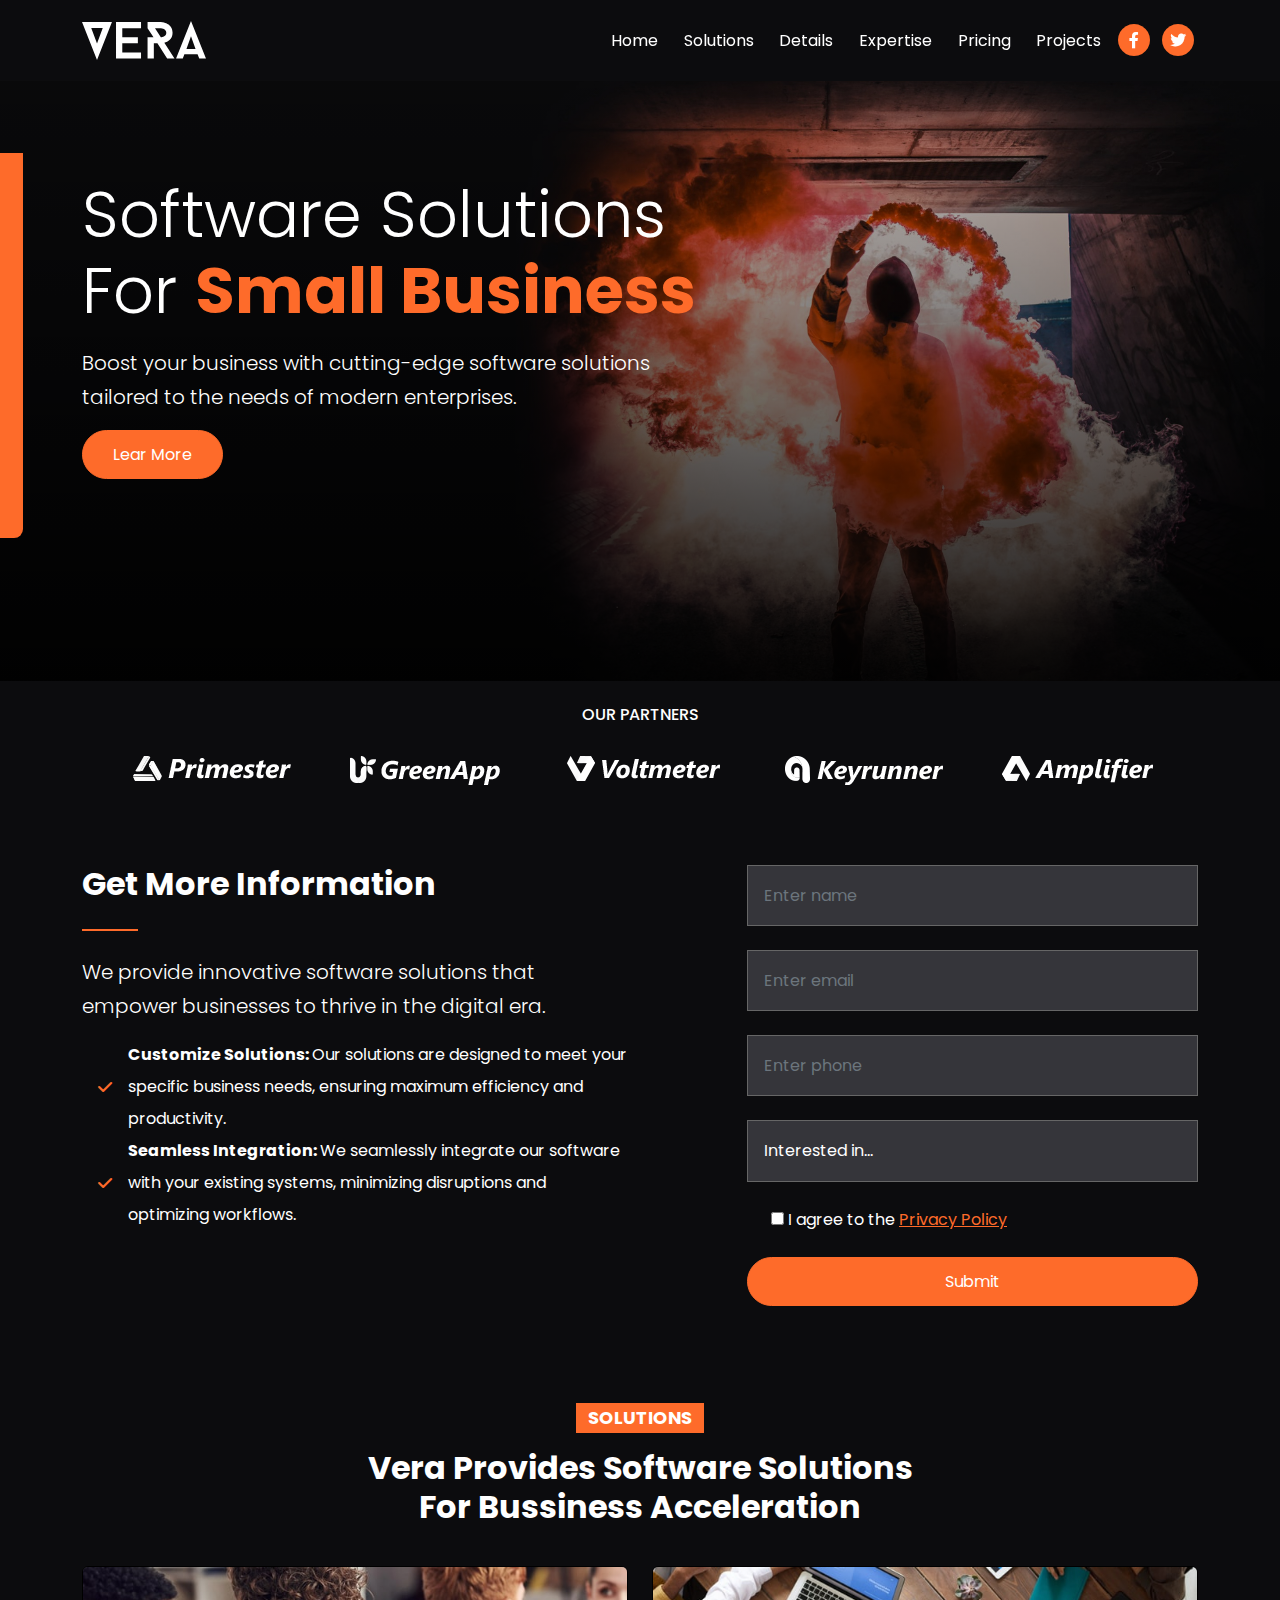
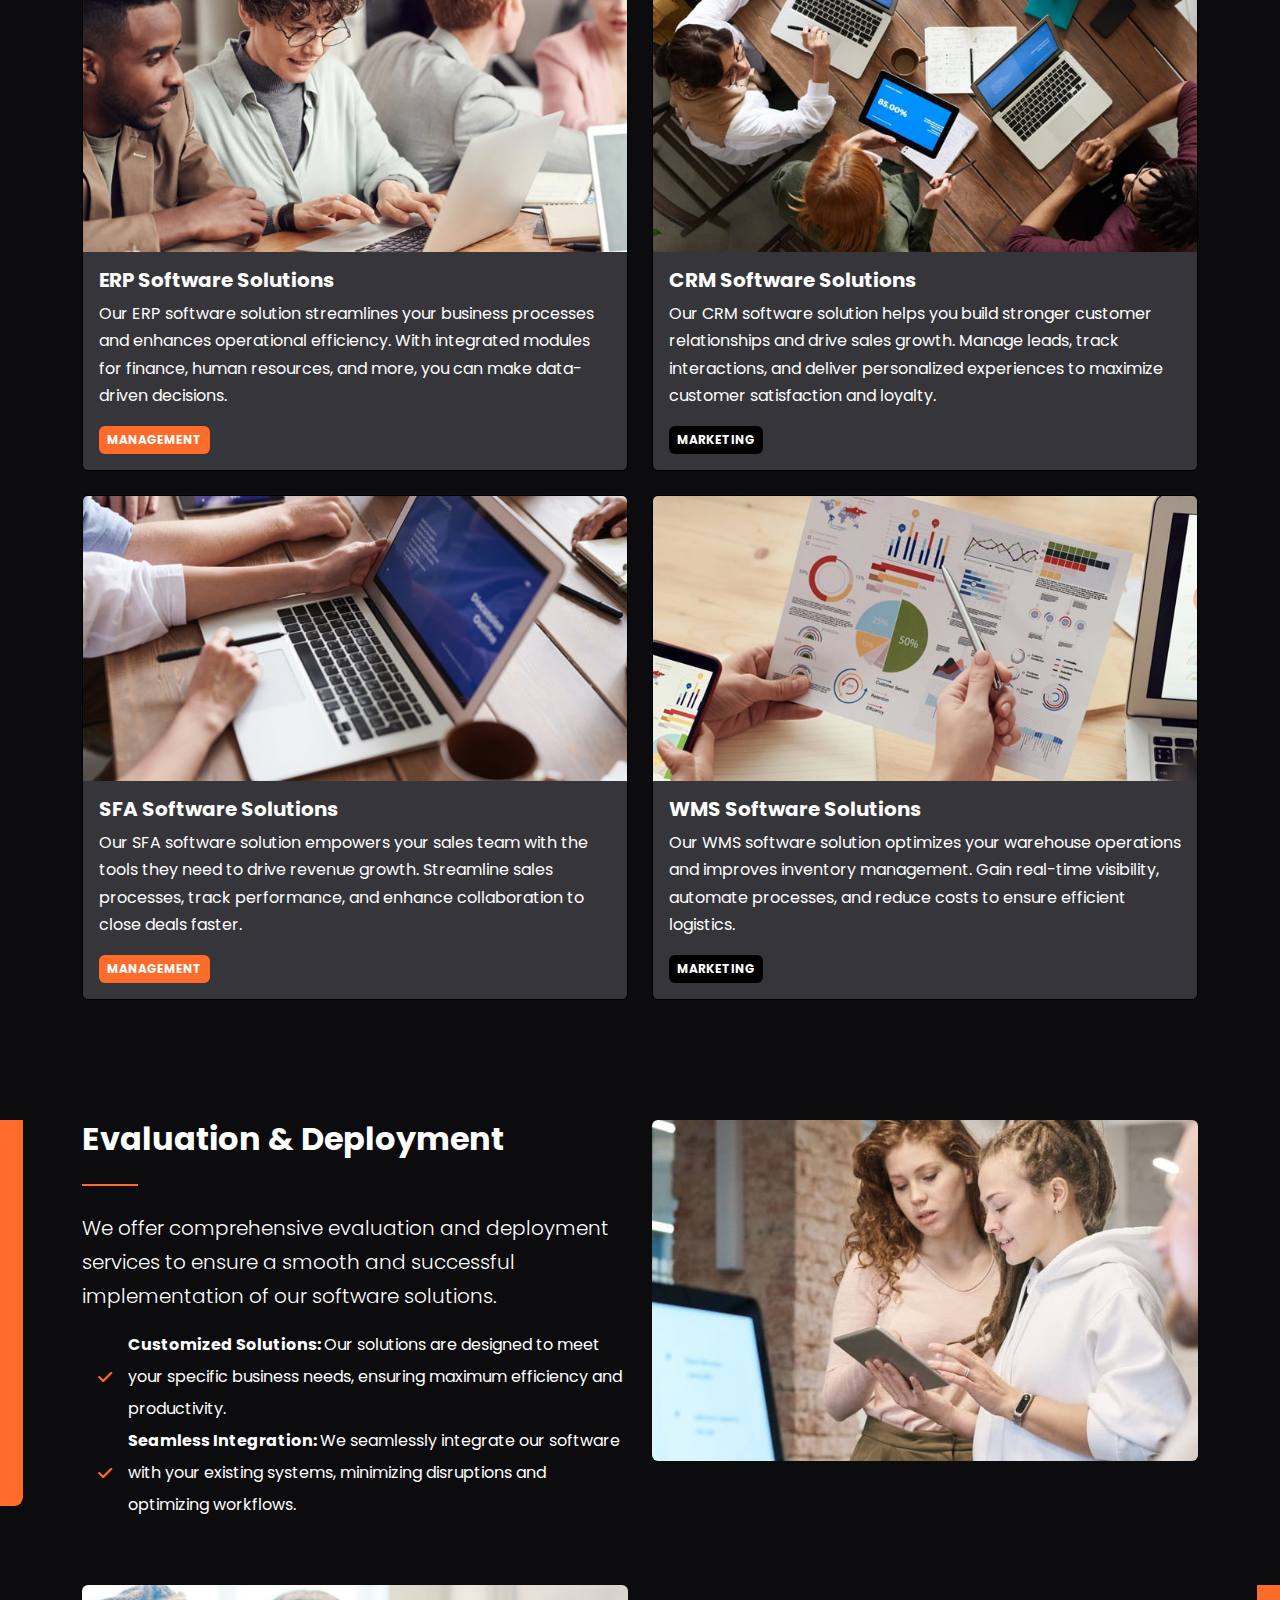
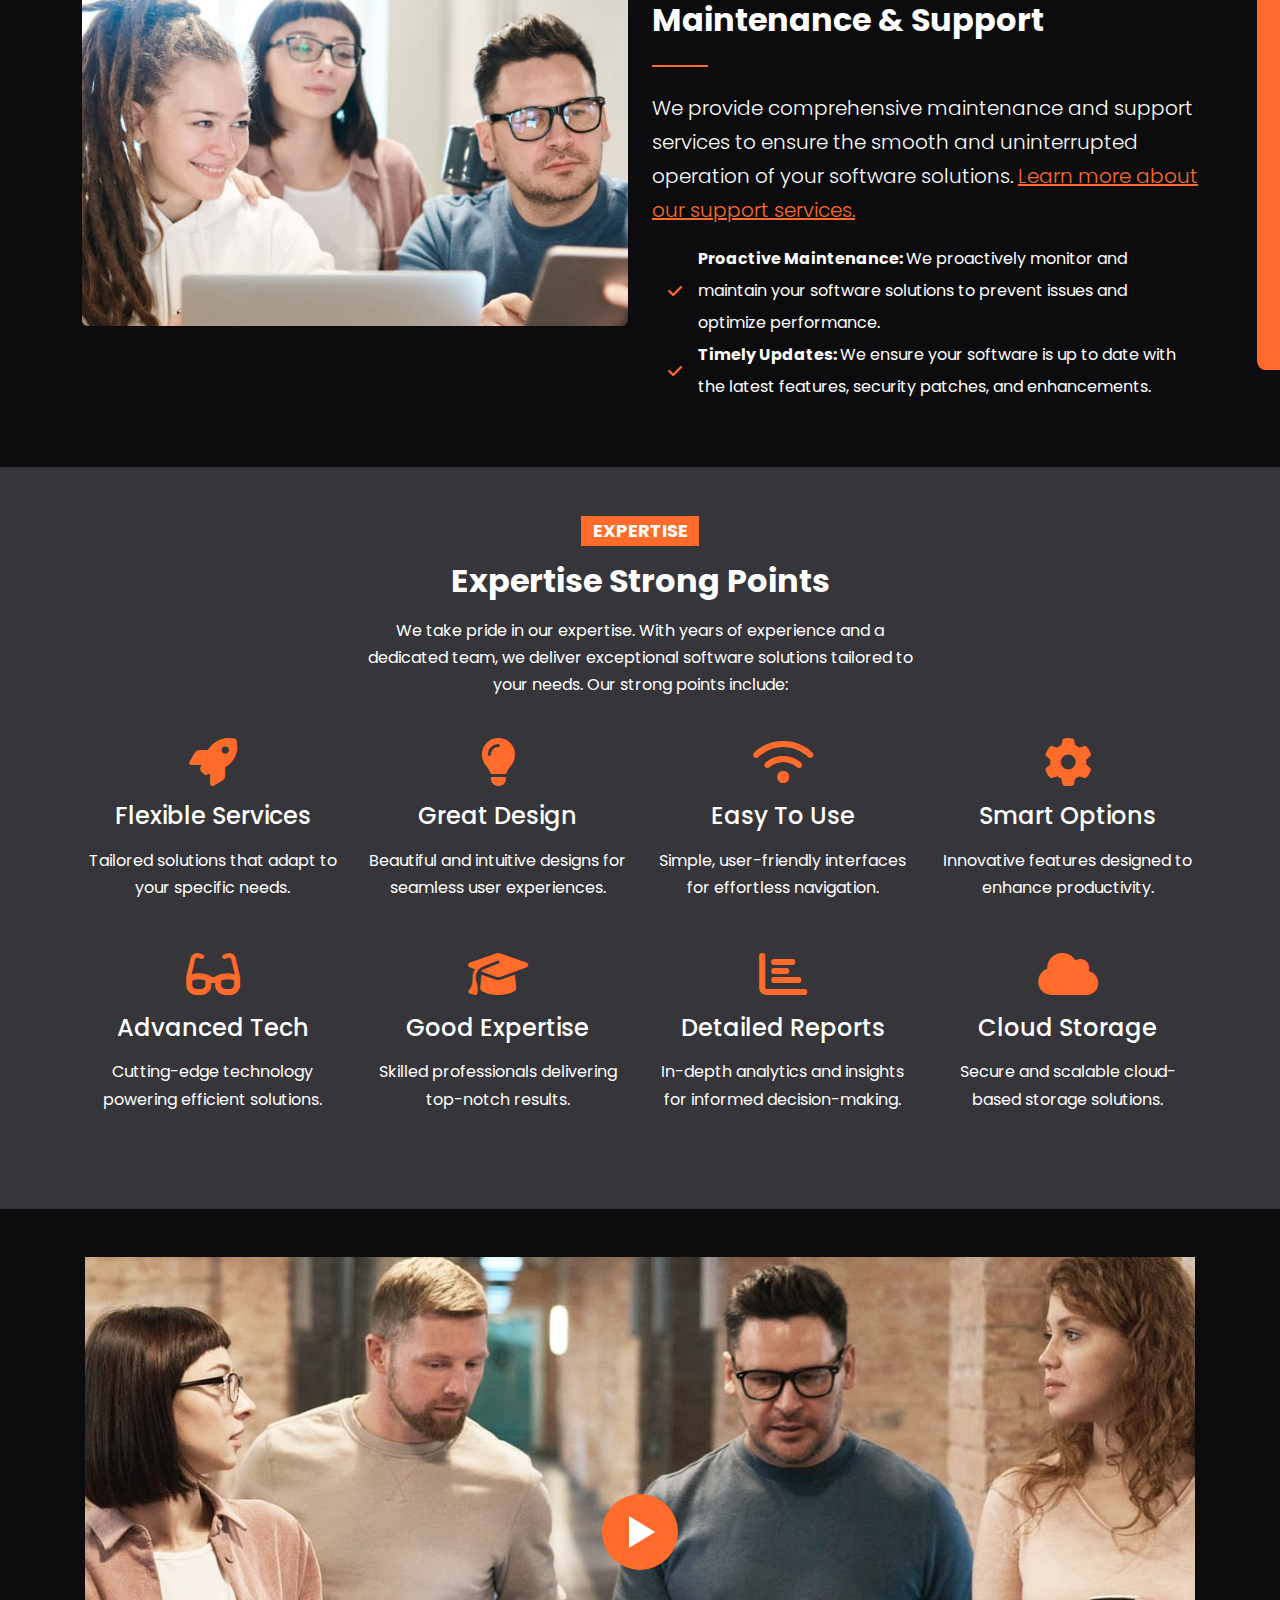
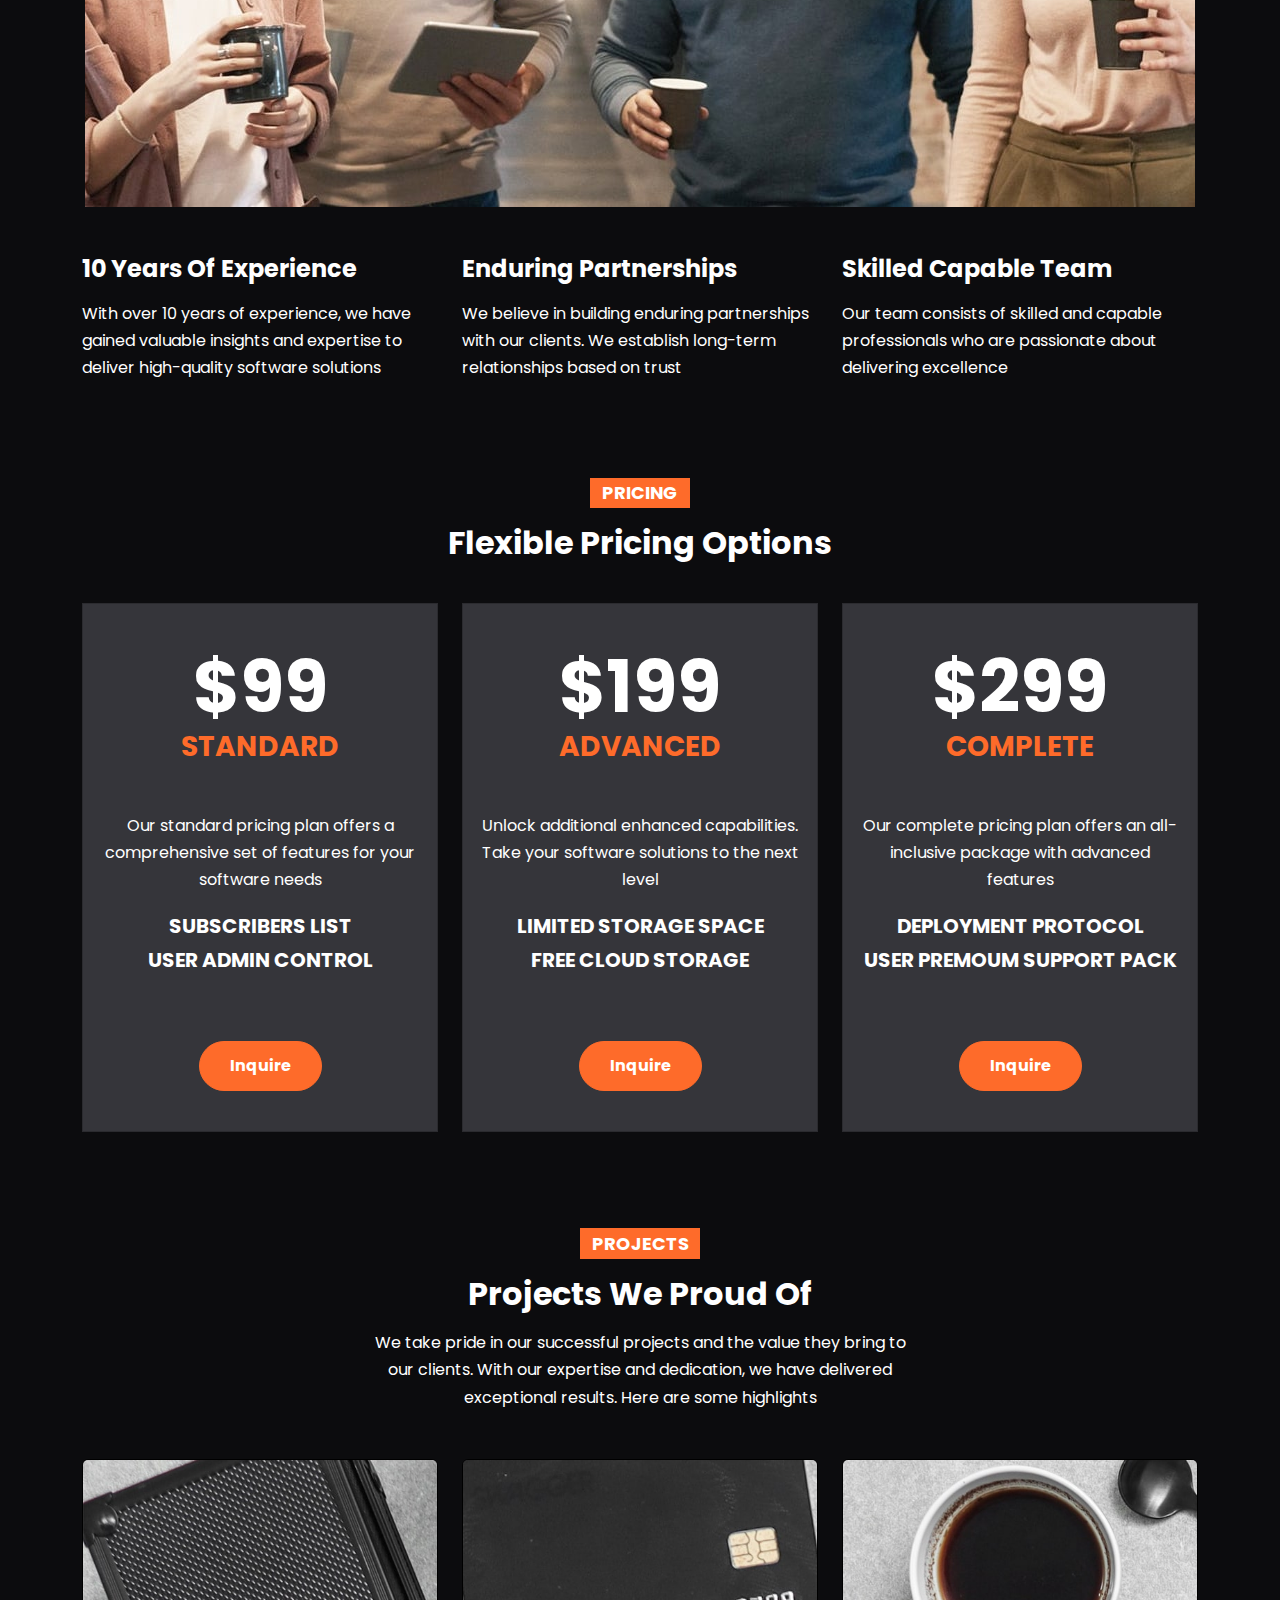
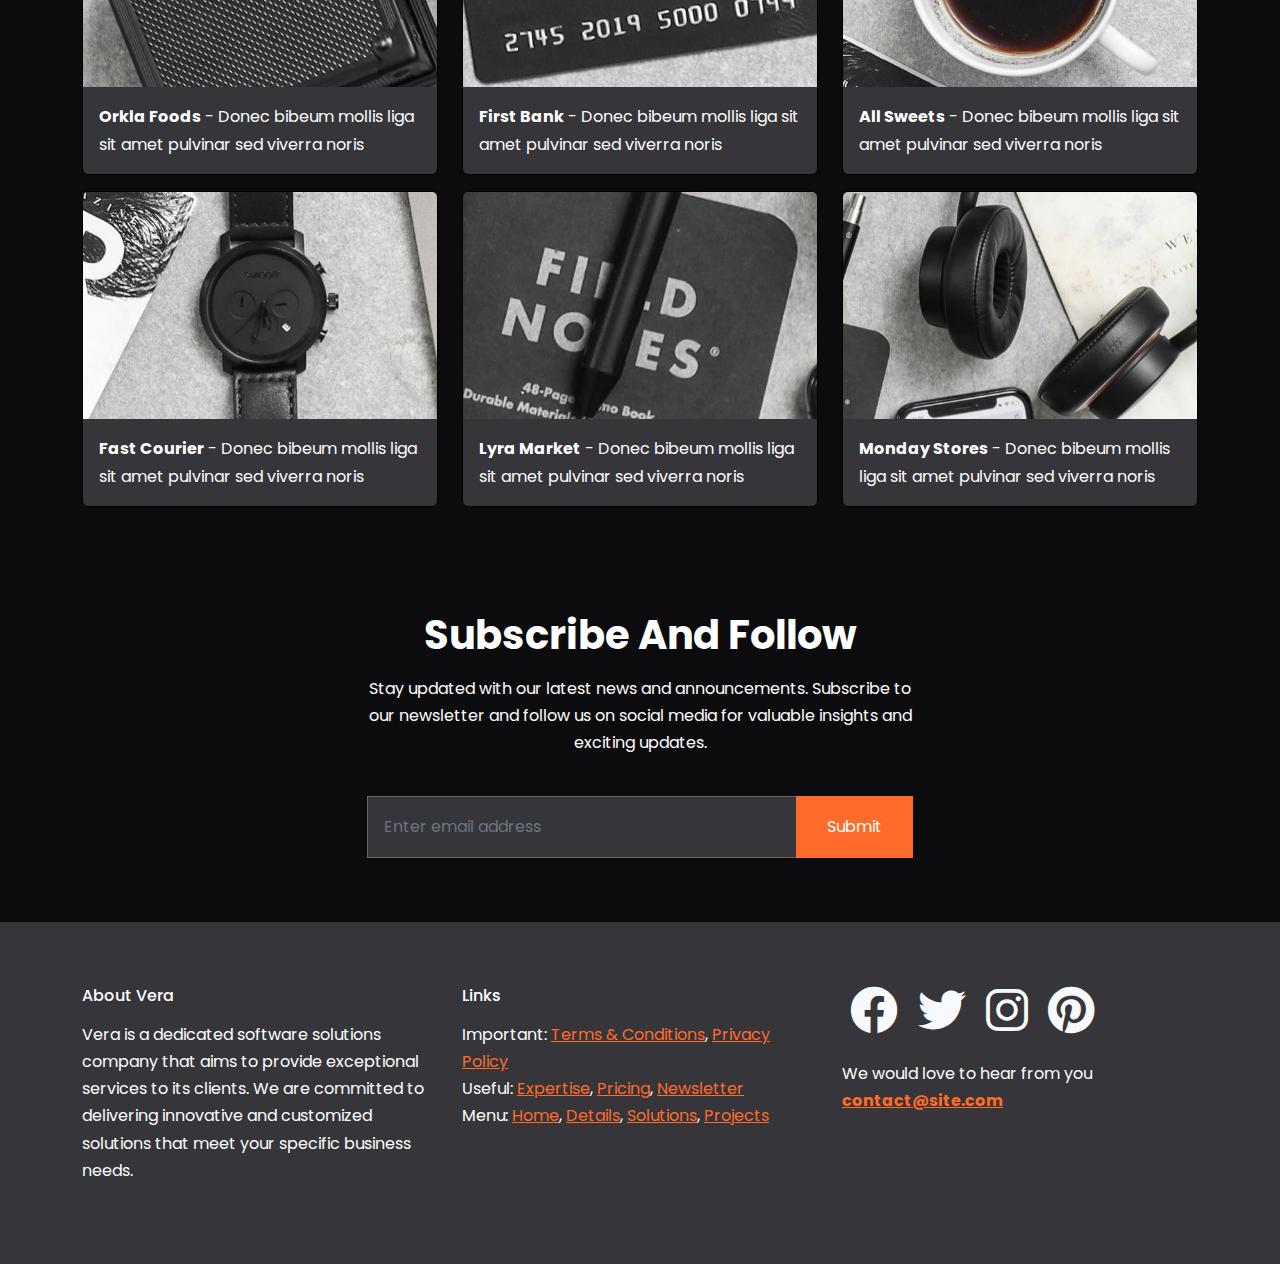
<file: index.html>
<!DOCTYPE html>
<html lang="en">
  <head>
    <meta charset="UTF-8" />
    <meta http-equiv="X-UA-Compatible" content="IE=edge" />
    <meta name="viewport" content="width=device-width, initial-scale=1.0" />
    <link rel="preconnect" href="https://fonts.googleapis.com" />
    <link rel="preconnect" href="https://fonts.gstatic.com" crossorigin />
    <link href="https://fonts.googleapis.com/css2?family=Poppins:wght@300;400;600;700&display=swap" rel="stylesheet"/>
    <link rel="stylesheet" href="css/font-awesome.css" />
    <link rel="stylesheet" href="css/bootstrap.css" />
    <link rel="stylesheet" href="css/styles.css" />
    <link rel="icon" href="images/favicon.png" />
    <title>Welcome To Vera</title>
  </head>
  <body>
    <!-- NAVIGATION -->
    <!-- Navigation Start -->
    <nav class="navbar navbar-expand-lg sticky-top navbar-dark">
      <div class="container">
        <a class="navbar-brand" href="index.html">
        <img src="images/logo.svg" alt="" width="124" />
        </a>
        <button class="navbar-toggler" type="button" data-bs-toggle="collapse" data-bs-target="#navbarNavDropdown" aria-controls="navbarNavDropdown" aria-expanded="false" aria-label="Toggle navigation">
        <span class="navbar-toggler-icon"></span>
        </button>
        <div class="collapse navbar-collapse" id="navbarNavDropdown">
          <ul class="navbar-nav ms-auto">
              <li class="nav-item">
                <a class="nav-link" aria-current="page" href="index.html">Home</a>
              </li>
              <li class="nav-item">
                <a class="nav-link" href="#solutions">Solutions</a>
              </li>
              <li class="nav-item">
                <a class="nav-link" href="#details">Details</a>
              </li>
              <li class="nav-item">
                <a class="nav-link" href="#expertise">Expertise</a>
              </li>
              <li class="nav-item">
                <a class="nav-link" href="#pricing">Pricing</a>
              </li>
              <li class="nav-item">
                <a class="nav-link" href="#projects">Projects</a>
              </li>
          </ul>

          <span class="nav-item">
            <span class="fa-stack">
              <a href="https://facebook.com" target="_blank">
                <i class="fas fa-circle fa-stack-2x"></i>
                <i class="fab fa-facebook-f fa-stack-1x text-white"></i>
              </a>
            </span>
            
            <span class="fa-stack">
              <a href="https://twitter.com" target="_blank">
                <i class="fas fa-circle fa-stack-2x"></i>
                <i class="fab fa-twitter fa-stack-1x text-white"></i>
              </a>
            </span>
          </span>

        </div>
      </div>
    </nav>
    <!-- Navigation End -->

    <!-- HEADER -->
    <!-- Header Start -->
    <header class="header position-relative">
      <img src="images/vertical-decoration-left.svg" class="vertical-decoration position-absolute d-none d-md-block"/>
      <div class="container">
        <div class="row">
          <div class="col-md-7 pt-5">

            <h1 class="display-3 mt-5">
              Software Solutions For <span class="text-primary fw-bold replace-me">Small Business, Startups, Enterprise</span>
            </h1>
            <p class="lead">
              Boost your business with cutting-edge software solutions tailored
              to the needs of modern enterprises.
            </p>
            <a href="#" class="btn btn-primary text-white">Lear More</a>

          </div>
        </div>
      </div>
    </header>
    <!-- Header End -->

    <!-- PARTNERS -->
    <!-- Partners Start -->
    <section id="partners" class="partners py-4 overflow-hidden">
      <h6 class="text-center mb-4 text-uppercase">Our Partners</h6>
      <div class="row justify-content-center">
        <!-- Stat 1 -->
        <div class="col-md-2 col-sm-6 text-center">
          <img src="images/partner-logo-1.png" alt="" class="mx-4 my-2" />
        </div>
        <!-- Stat 1 -->
        <!-- Stat 2 -->
        <div class="col-md-2 col-sm-6 text-center">
          <img src="images/partner-logo-2.png" alt="" class="mx-4 my-2" />
        </div>
        <!-- Stat 2 -->
        <!-- Stat 3 -->
        <div class="col-md-2 col-sm-6 text-center">
          <img src="images/partner-logo-3.png" alt="" class="mx-4 my-2" />
        </div>
        <!-- Stat 3 -->
        <!-- Stat 4 -->
        <div class="col-md-2 col-sm-6 text-center">
          <img src="images/partner-logo-4.png" alt="" class="mx-4 my-2" />
        </div>
        <!-- Stat 4 -->
        <!-- Stat 5 -->
        <div class="col-md-2 col-sm-6 text-center">
          <img src="images/partner-logo-5.png" alt="" class="mx-4 my-2" />
        </div>
        <!-- Stat 5 -->
      </div>
    </section>
    <!-- Partners End -->

    <!-- CONTACT FORM -->
    <!-- Contact Form Start -->
    <section id="contact" class="contact my-5">
      <div class="container">
        <div class="row">
        <!-- Column 1 -->
        <div class="col-md-6">
          <h2 class="fw-bold">Get More Information</h2>
          <hr class="hr-heading"/>

          <p class="lead">We provide innovative software solutions that empower businesses to thrive in the digital era.</p>

          <ul class="list-unstyled lh-lg">
            <!-- List Item 1 -->
            <li class="d-flex align-items-center">
              <i class="fas fa-check text-primary mx-3"></i>
              <div>
                <strong>Customize Solutions: </strong>Our solutions are designed to meet your specific business needs, ensuring maximum efficiency and productivity.
              </div>
            </li>
            <!-- List Item 1 -->
            <!-- List Item 2 -->
            <li class="d-flex align-items-center">
              <i class="fas fa-check text-primary mx-3"></i>
              <div>
                <strong>Seamless Integration: </strong>We seamlessly integrate our software with your existing systems, minimizing disruptions and optimizing workflows.
              </div>
            </li>
            <!-- List Item 2 -->
          </ul>
        </div>
        <!-- Column 1 -->

        <!-- Column 2 -->
        <div class="col-md-5 offset-md-1">
          <form>
            <div class="mb-4">
              <input type="text" class="form-control bg-secondary" placeholder="Enter name">
            </div>
            <div class="mb-4">
              <input type="email" class="form-control bg-secondary" placeholder="Enter email">
            </div>
            <div class="mb-4">
              <input type="text" class="form-control bg-secondary" placeholder="Enter phone">
            </div>
            <div class="mb-4">
              <select name="interested" id="interested" class="form-control bg-secondary">
                <option>Interested in...</option>
                <option value="erp">ERP Solution</option>
                <option value="crm">CRM Solution</option>
                <option value="cms">CMS Solution</option>
                <option value="sfa">SFA Solution</option>
              </select>
            </div>

            <div class="mb-4 form-check">
              <input type="checkbox" id="agree-check"/>
              <label for="agree-check" class="form-check-label">I agree to the <a href="privacy.html">Privacy Policy</a></label>
            </div>

            <div class="d-grid gap-2">
              <input type="submit" value="Submit" class="btn btn-primary text-white">
            </div>
          </form>
        </div>
        <!-- Column 2 -->
      </div>
      </div>
    </section>
    <!-- Contact Form End -->

    <!-- SOLUTIONS SECTION -->
    <!-- Solutions Section Start -->
    <section id="solutions" class="solutions my-6">
      <div class="container">
        <!-- Row #1 -->
        <div class="row mb-4">
          <div class="col-md-6 offset-md-3 d-flex flex-column align align-items-center text-center">
            <h4><span class="badge bg-primary rounded-0 text-uppercase">Solutions</span></h4>
            <h2 class="fw-bold">Vera Provides Software Solutions For Bussiness Acceleration</h2>
          </div>
        </div>
        <!-- Row #1 -->

        <!-- Row #2 -->
        <div class="row">
          <!-- Column #1 -->
          <div class="col-md-6 mb-4">
            <!-- Card 1 -->
            <div class="card bg-secondary border-dark">
              <img src="images/solution-1.jpg" alt="Solution 1" class="card-img-top">
              <div class="card-body">
                <h5 class="card-title fw-bold">ERP Software Solutions</h5>
                <p class="card-text">
                  Our ERP software solution streamlines your business processes and enhances operational efficiency. 
                  With integrated modules for finance, human resources, and more, you can make data-driven decisions.
                </p>
                <div class="badge bg-primary p-2 text-uppercase">Management</div>
              </div>
            </div>
            <!-- Card 1 -->
          </div>
          <!-- Column #2 -->
          <div class="col-md-6 mb-4">
            <!-- Card 2 -->
            <div class="card bg-secondary border-dark">
              <img src="images/solution-2.jpg" alt="Solution 2" class="card-img-top">
              <div class="card-body">
                <h5 class="card-title fw-bold">CRM Software Solutions</h5>
                <p class="card-text">
                  Our CRM software solution helps you build stronger customer relationships and drive sales growth. 
                  Manage leads, track interactions, and deliver personalized experiences to maximize customer 
                  satisfaction and loyalty.
                </p>
                <div class="badge bg-dark p-2 text-uppercase">Marketing</div>
              </div>
            </div>
            <!-- Card 2 -->
          </div>
          <!-- Column #2 -->
        </div>
        <!-- Row #2 -->

        <!-- Row #3 -->
        <div class="row">
          <!-- Column #1 -->
          <div class="col-md-6 mb-4">
            <!-- Card 3 -->
            <div class="card bg-secondary border-dark">
              <img src="images/solution-3.jpg" alt="Solution 3" class="card-img-top">
              <div class="card-body">
                <h5 class="card-title fw-bold">SFA Software Solutions</h5>
                <p class="card-text">
                  Our SFA software solution empowers your sales team with the tools they need to drive revenue growth. 
                  Streamline sales processes, track performance, and enhance collaboration to close deals faster.
                </p>
                <div class="badge bg-primary p-2 text-uppercase">Management</div>
              </div>
            </div>
            <!-- Card 3 -->
          </div>
          <!-- Column #2 -->
          <div class="col-md-6 mb-4">
            <!-- Card 4 -->
            <div class="card bg-secondary border-dark">
              <img src="images/solution-4.jpg" alt="Solution 4" class="card-img-top">
              <div class="card-body">
                <h5 class="card-title fw-bold">WMS Software Solutions</h5>
                <p class="card-text">
                  Our WMS software solution optimizes your warehouse operations and improves inventory management. 
                  Gain real-time visibility, automate processes, and reduce costs to ensure efficient logistics.
                </p>
                <div class="badge bg-dark p-2 text-uppercase">Marketing</div>
              </div>
            </div>
            <!-- Card 4 -->
          </div>
          <!-- Column #2 -->
        </div>
        <!-- Row #3 -->
      </div>
    </section>
    <!-- Solutions Section End -->

    <!-- DETAILS 1 SECTION -->
    <!-- Details 1 Section Start -->
    <section id="details" class="details my-5 position-relative">
      <div class="container">
        <div class="row">
          <!-- Column #1 -->
          <div class="col-lg-6">
            <h2 class="fw-bold">Evaluation & Deployment</h2>
            <hr class="hr-heading"/>
            <p class="lead">
              We offer comprehensive evaluation and deployment services to ensure a smooth and successful implementation of our software solutions.
            </p>
            <ul class="list-unstyled lh-lg">
              <li class="d-flex align-items-center">
                <i class="fas fa-check text-primary mx-3"></i>
                <div>
                  <strong>Customized Solutions: </strong> Our solutions are designed to meet your specific business needs, ensuring maximum efficiency and productivity.
                </div>
              </li>
              <li class="d-flex align-items-center">
                <i class="fas fa-check text-primary mx-3"></i>
                <div>
                  <strong>Seamless Integration: </strong> We seamlessly integrate our software with your existing systems, minimizing disruptions and optimizing workflows.
                </div>
              </li>
            </ul>
          </div>
          <!-- Column #1 -->

          <!-- Column #2 -->
          <div class="col-lg-6">
            <img src="images/details-1.jpg" alt="Details 1" class="img-fluid rounded-2">
          </div>
          <!-- Column #2 -->
        </div>
      </div>

      <img src="images/vertical-decoration-left.svg" class="vertical-decoration position-absolute d-none d-md-block">

    </section>
    <!-- Details 1 Section End -->

    <!-- DETAILS 2 SECTION -->
    <!-- Details 2 Section Start -->
    <section id="details" class="details-2 my-5 position-relative">
      <div class="container">
        <div class="row">
          <!-- Column #1 -->
          <div class="col-lg-6">
            <img src="images/details-2.jpg" alt="Details 1" class="img-fluid rounded-2">
          </div>
          <!-- Column #1 -->

          <!-- Column #2 -->
          <div class="col-lg-6">
            <h2 class="fw-bold pt-3">Maintenance & Support</h2>
            <hr class="hr-heading"/>
            <p class="lead">
              We provide comprehensive maintenance and support services to ensure the smooth and uninterrupted operation of your software solutions. <a href="#">Learn more about our support services.</a>
            </p>
            <ul class="list-unstyled lh-lg">
              <li class="d-flex align-items-center">
                <i class="fas fa-check text-primary mx-3"></i>
                <div>
                  <strong>Proactive Maintenance: </strong> We proactively monitor and maintain your software solutions to prevent issues and optimize performance.
                </div>
              </li>
              <li class="d-flex align-items-center">
                <i class="fas fa-check text-primary mx-3"></i>
                <div>
                  <strong>Timely Updates: </strong> We ensure your software is up to date with the latest features, security patches, and enhancements.
                </div>
              </li>
            </ul>
          </div>
          <!-- Column #2 -->
        </div>
      </div>
      <img src="images/vertical-decoration-right.svg" class="vertical-decoration position-absolute d-none d-md-block">
    </section>
    <!-- Details 2 Section End -->

    <!-- EXPERTISE SECTION -->
    <!-- Expertise Section Start -->
    <section id="expertise" class="expertise bg-secondary py-5 my-5">
      <div class="container">
        <div class="row mb-4">
          <div class="col-md-6 offset-md-3 d-flex flex-column align-items-center text-center">
            <h4><span class="badge bg-primary rounded-0 text-uppercase">Expertise</span></h4>
            <h2 class="fw-bold">Expertise Strong Points</h2>
            <p>
              We take pride in our expertise. With years of experience and a dedicated team, we deliver 
              exceptional software solutions tailored to your needs. Our strong points include:
            </p>
          </div>
        </div>

        <div class="row">
          <!-- Expertise 1 -->
          <div class="col-lg-3 d-flex flex-column align-cemter text-center">
            <i class="fas fa-rocket fa-3x text-primary mb-3"></i>
            <h4 class="mb-3">Flexible Services</h4>
            <p class="mb-5">Tailored solutions that adapt to your specific needs.</p>
          </div>
          <!-- Expertise 1 -->
          <!-- Expertise 2 -->
          <div class="col-lg-3 d-flex flex-column align-cemter text-center">
            <i class="fas fa-lightbulb fa-3x text-primary mb-3"></i>
            <h4 class="mb-3">Great Design</h4>
            <p class="mb-5">Beautiful and intuitive designs for seamless user experiences.</p>
          </div>
          <!-- Expertise 2 -->
          <!-- Expertise 3 -->
          <div class="col-lg-3 d-flex flex-column align-cemter text-center">
            <i class="fas fa-wifi fa-3x text-primary mb-3"></i>
            <h4 class="mb-3">Easy To Use</h4>
            <p class="mb-5">Simple, user-friendly interfaces for effortless navigation.</p>
          </div>
          <!-- Expertise 3 -->
          <!-- Expertise 4 -->
          <div class="col-lg-3 d-flex flex-column align-cemter text-center">
            <i class="fas fa-cog fa-3x text-primary mb-3"></i>
            <h4 class="mb-3">Smart Options</h4>
            <p class="mb-5">Innovative features designed to enhance productivity.</p>
          </div>
          <!-- Expertise 4 -->
          <!-- Expertise 5 -->
          <div class="col-lg-3 d-flex flex-column align-cemter text-center">
            <i class="fas fa-glasses fa-3x text-primary mb-3"></i>
            <h4 class="mb-3">Advanced Tech</h4>
            <p class="mb-5">Cutting-edge technology powering efficient solutions.</p>
          </div>
          <!-- Expertise 5 -->
          <!-- Expertise 6 -->
          <div class="col-lg-3 d-flex flex-column align-cemter text-center">
            <i class="fas fa-graduation-cap fa-3x text-primary mb-3"></i>
            <h4 class="mb-3">Good Expertise</h4>
            <p class="mb-5">Skilled professionals delivering top-notch results.</p>
          </div>
          <!-- Expertise 6 -->
          <!-- Expertise 7 -->
          <div class="col-lg-3 d-flex flex-column align-cemter text-center">
            <i class="fas fa-chart-bar fa-3x text-primary mb-3"></i>
            <h4 class="mb-3">Detailed Reports</h4>
            <p class="mb-5">In-depth analytics and insights for informed decision-making.</p>
          </div>
          <!-- Expertise 7 -->
          <!-- Expertise 8 -->
          <div class="col-lg-3 d-flex flex-column align-cemter text-center">
            <i class="fas fa-cloud fa-3x text-primary mb-3"></i>
            <h4 class="mb-3">Cloud Storage</h4>
            <p class="mb-5">Secure and scalable cloud-based storage solutions.</p>
          </div>
          <!-- Expertise 8 -->
        </div>
      </div>
    </section>
    <!-- Expertise Section End -->

    <!-- VIDEO SECTION -->
    <!-- Video Section Start -->
    <section class="video my-5">
      <div class="container">
        <div class="row">
          <div class="col-12 d-flex flex-column align-items-center">
            <div class="position-relative">
              <img src="images/video-preview.jpg" alt="Video preview" class="img-fluid">
              <a class="video-btn" data-bs-toggle="modal" data-bs-target="#videoModal">
                <span class="video-play-button"><span></span></span>
              </a>
            </div>
          </div>
        </div>

        <div class="row video-points my-5">
          <!-- Expertise 1 -->
          <div class="col-lg-4 d-flex flex-column">
            <h4 class="mb-3 fw-bold">10 Years Of Experience</h4>
            <p class="mb-5">With over 10 years of experience, we have gained valuable insights and expertise to deliver high-quality software solutions</p>
          </div>
          <!-- Expertise 1 -->
          <!-- Expertise 2 -->
          <div class="col-lg-4 d-flex flex-column">
            <h4 class="mb-3 fw-bold">Enduring Partnerships</h4>
            <p class="mb-5">We believe in building enduring partnerships with our clients. We establish long-term relationships based on trust</p>
          </div>
          <!-- Expertise 2 -->
          <!-- Expertise 3 -->
          <div class="col-lg-4 d-flex flex-column">
            <h4 class="mb-3 fw-bold">Skilled Capable Team</h4>
            <p class="mb-5">Our team consists of skilled and capable professionals who are passionate about delivering excellence</p>
          </div>
          <!-- Expertise 3 -->
        </div>
      </div>
    </section>
    <!-- Video Section End -->

    <!-- PRINCING SECTION -->
    <!-- Pricing Section Start -->
    <section id="pricing" class="pricing my-5">
      <div class="container">
        <!-- Row #1 -->
        <div class="row mb-4">
          <div class="col-md-6 offset-md-3 d-flex flex-column align align-items-center text-center">
            <h4><span class="badge bg-primary rounded-0 text-uppercase">Pricing</span></h4>
            <h2 class="fw-bold">Flexible Pricing Options</h2>
          </div>
        </div>
        <!-- Row #1 -->
        
        <!-- Row #2 -->
        <div class="row justify-content-center">
          <!-- Pricing Column 1 -->
          <div class="col-md-4">
            <div class="card bg-secondary text-center rounded-0">
              <div class="card-body">
                <div class="display-2 fw-bold mt-4">$99</div>
                <h3 class="card-title text-primary text-uppercase fw-bold mb-5">Standard</h3>
                <p>Our standard pricing plan offers a comprehensive set of features for your software needs</p>

                <ul class="list-unstyled lh-lg-mt-5">
                  <li class="text-uppercase fs-5 fw-bold">Subscribers list</li>
                  <li class="text-uppercase fs-5 fw-bold">User admin control</li>
                </ul>

                <a href="#contact" class="btn btn-primary text-white mt-5 mb-4 fw-bold">Inquire</a>
              </div>
            </div>
          </div>
          <!-- Pricing Column 1 -->
          <!-- Pricing Column 2 -->
          <div class="col-md-4">
            <div class="card bg-secondary text-center rounded-0">
              <div class="card-body">
                <div class="display-2 fw-bold mt-4">$199</div>
                <h3 class="card-title text-primary text-uppercase fw-bold mb-5">Advanced</h3>
                <p>Unlock additional enhanced capabilities. Take your software solutions to the next level</p>

                <ul class="list-unstyled lh-lg-mt-5">
                  <li class="text-uppercase fs-5 fw-bold">Limited Storage Space</li>
                  <li class="text-uppercase fs-5 fw-bold">Free Cloud Storage</li>
                </ul>

                <a href="#contact" class="btn btn-primary text-white mt-5 mb-4 fw-bold">Inquire</a>
              </div>
            </div>
          </div>
          <!-- Pricing Column 2 -->
          <!-- Pricing Column 3 -->
          <div class="col-md-4">
            <div class="card bg-secondary text-center rounded-0">
              <div class="card-body">
                <div class="display-2 fw-bold mt-4">$299</div>
                <h3 class="card-title text-primary text-uppercase fw-bold mb-5">Complete</h3>
                <p>Our complete pricing plan offers an all-inclusive package with advanced features</p>

                <ul class="list-unstyled lh-lg-mt-5">
                  <li class="text-uppercase fs-5 fw-bold">Deployment protocol</li>
                  <li class="text-uppercase fs-5 fw-bold">User Premoum support pack</li>
                </ul>

                <a href="#contact" class="btn btn-primary text-white mt-5 mb-4 fw-bold">Inquire</a>
              </div>
            </div>
          </div>
          <!-- Pricing Column 3 -->
        </div>
        <!-- Row #2 -->
      </div>
    </section>
    <!-- Pricing Section End -->

    <!-- PROJECTS SECTION -->
    <!-- Projects Section Start -->
    <section id="projects" class="project my-6">
      <div class="container">
        <!-- Row #1 -->
        <div class="row mb-4">
          <div class="col-md-6 offset-md-3 d-flex flex-column align-items-center text-center">
            <h4><span class="badge bg-primary rounded-0 text-uppercase">Projects</span></h4>
            <h2 class="fw-bold">Projects We Proud Of</h2>
            <p>
              We take pride in our successful projects and the value they bring to our clients. 
              With our expertise and dedication, we have delivered exceptional results. Here are some highlights
            </p>
          </div>
        </div>
        <!-- Row #1 -->

        <!-- Row #2 -->
        <div class="row justify-content-center">
          <!-- Project Column 1 -->
          <div class="col-md-4 py-2">
            <!-- Card 1 -->
            <div class="card bg-secondary border-dark" data-bs-toggle="modal" data-bs-target="#modal1">
              <img src="images/project-1.jpg" alt="Project 1" class="card-img-top">
              <div class="card-body">
                <p class="card-text">
                  <strong>Orkla Foods</strong> - Donec bibeum mollis liga sit amet pulvinar sed viverra noris
                </p>
              </div>
            </div>
            <!-- Card 1 -->
          </div>
          <!-- Project Column 1 -->
          <!-- Project Column 2 -->
          <div class="col-md-4 py-2">
            <!-- Card 2 -->
            <div class="card bg-secondary border-dark" data-bs-toggle="modal" data-bs-target="#modal2">
              <img src="images/project-2.jpg" alt="Project 2" class="card-img-top">
              <div class="card-body">
                <p class="card-text">
                  <strong>First Bank</strong> - Donec bibeum mollis liga sit amet pulvinar sed viverra noris
                </p>
              </div>
            </div>
            <!-- Card 2 -->
          </div>
          <!-- Project Column 2 -->
          <!-- Project Column 3 -->
          <div class="col-md-4 py-2">
            <!-- Card 3 -->
            <div class="card bg-secondary border-dark" data-bs-toggle="modal" data-bs-target="#modal3">
              <img src="images/project-3.jpg" alt="Project 3" class="card-img-top">
              <div class="card-body">
                <p class="card-text">
                  <strong>All Sweets</strong> - Donec bibeum mollis liga sit amet pulvinar sed viverra noris
                </p>
              </div>
            </div>
            <!-- Card 3 -->
          </div>
          <!-- Project Column 3 -->
          <!-- Project Column 4 -->
          <div class="col-md-4 py-2">
            <!-- Card 4 -->
            <div class="card bg-secondary border-dark" data-bs-toggle="modal" data-bs-target="#modal4">
              <img src="images/project-4.jpg" alt="Project 4" class="card-img-top">
              <div class="card-body">
                <p class="card-text">
                  <strong>Fast Courier</strong> - Donec bibeum mollis liga sit amet pulvinar sed viverra noris
                </p>
              </div>
            </div>
            <!-- Card 4 -->
          </div>
          <!-- Project Column 4 -->
          <!-- Project Column 5 -->
          <div class="col-md-4 py-2">
            <!-- Card 5 -->
            <div class="card bg-secondary border-dark" data-bs-toggle="modal" data-bs-target="#modal5">
              <img src="images/project-5.jpg" alt="Project 5" class="card-img-top">
              <div class="card-body">
                <p class="card-text">
                  <strong>Lyra Market</strong> - Donec bibeum mollis liga sit amet pulvinar sed viverra noris
                </p>
              </div>
            </div>
            <!-- Card 5 -->
          </div>
          <!-- Project Column 5 -->
          <!-- Project Column 6 -->
          <div class="col-md-4 py-2">
            <!-- Card 6 -->
            <div class="card bg-secondary border-dark" data-bs-toggle="modal" data-bs-target="#modal6">
              <img src="images/project-6.jpg" alt="Project 6" class="card-img-top">
              <div class="card-body">
                <p class="card-text">
                  <strong>Monday Stores</strong> - Donec bibeum mollis liga sit amet pulvinar sed viverra noris
                </p>
              </div>
            </div>
            <!-- Card 6 -->
          </div>
          <!-- Project Column 6 -->
        </div>
        <!-- Row #2 -->
    </section>
    <!-- Projects Section End -->

    <!-- Project Modals -->
    <div class="project-modals">
      <!-- Modal 1 -->
      <div id="modal1" class="modal fade">
        <div class="modal-dialog modal-lg mt-7">
          <div class="modal-content bg-secondary p-5">
            <div class="row">
              <div class="col-md-6">
                <img src="images/project-1.jpg" alt="Project 1" class="img-fluid">
              </div>
              <div class="col-md-6">
                <h3>Orkla Foods</h3>
                <p>
                  Aliquam at accumsan nibh. Praesent pretium ut tortor ac commodo.
                  Integer semper quam at rutrum interdum. Mauris eu diam ac urna
                  laoreet mollis et
                </p>
                <p>
                  Praesent lacus tortor, facilisis non enim eu, luctus semper velit.
                  Curabitur faucibus diam in lectus.
                </p>
                <a href="#" class="btn btn-primary text-white">
                  Details
                </a>
                <button class="btn btn-light" data-bs-dismiss="modal">Close</button>
              </div>
            </div>
          </div>
        </div>
      </div>

       <!-- Modal 2 -->
       <div id="modal2" class="modal fade">
        <div class="modal-dialog modal-lg mt-7">
          <div class="modal-content bg-secondary p-5">
            <div class="row">
              <div class="col-md-6">
                <img src="images/project-2.jpg" alt="Project 2" class="img-fluid">
              </div>
              <div class="col-md-6">
                <h3>First Bank</h3>
                <p>
                  Aliquam at accumsan nibh. Praesent pretium ut tortor ac commodo.
                  Integer semper quam at rutrum interdum. Mauris eu diam ac urna
                  laoreet mollis et
                </p>
                <p>
                  Praesent lacus tortor, facilisis non enim eu, luctus semper velit.
                  Curabitur faucibus diam in lectus.
                </p>
                <a href="#" class="btn btn-primary text-white">
                  Details
                </a>
                <button class="btn btn-light" data-bs-dismiss="modal">Close</button>
              </div>
            </div>
          </div>
        </div>
      </div>

       <!-- Modal 3 -->
       <div id="modal3" class="modal fade">
        <div class="modal-dialog modal-lg mt-7">
          <div class="modal-content bg-secondary p-5">
            <div class="row">
              <div class="col-md-6">
                <img src="images/project-3.jpg" alt="Project 3" class="img-fluid">
              </div>
              <div class="col-md-6">
                <h3>All Sweets</h3>
                <p>
                  Aliquam at accumsan nibh. Praesent pretium ut tortor ac commodo.
                  Integer semper quam at rutrum interdum. Mauris eu diam ac urna
                  laoreet mollis et
                </p>
                <p>
                  Praesent lacus tortor, facilisis non enim eu, luctus semper velit.
                  Curabitur faucibus diam in lectus.
                </p>
                <a href="#" class="btn btn-primary text-white">
                  Details
                </a>
                <button class="btn btn-light" data-bs-dismiss="modal">Close</button>
              </div>
            </div>
          </div>
        </div>
      </div>

       <!-- Modal 4 -->
       <div id="modal4" class="modal fade">
        <div class="modal-dialog modal-lg mt-7">
          <div class="modal-content bg-secondary p-5">
            <div class="row">
              <div class="col-md-6">
                <img src="images/project-4.jpg" alt="Project 4" class="img-fluid">
              </div>
              <div class="col-md-6">
                <h3>Fast Courier</h3>
                <p>
                  Aliquam at accumsan nibh. Praesent pretium ut tortor ac commodo.
                  Integer semper quam at rutrum interdum. Mauris eu diam ac urna
                  laoreet mollis et
                </p>
                <p>
                  Praesent lacus tortor, facilisis non enim eu, luctus semper velit.
                  Curabitur faucibus diam in lectus.
                </p>
                <a href="#" class="btn btn-primary text-white">
                  Details
                </a>
                <button class="btn btn-light" data-bs-dismiss="modal">Close</button>
              </div>
            </div>
          </div>
        </div>
      </div>

       <!-- Modal 5 -->
       <div id="modal5" class="modal fade">
        <div class="modal-dialog modal-lg mt-7">
          <div class="modal-content bg-secondary p-5">
            <div class="row">
              <div class="col-md-6">
                <img src="images/project-5.jpg" alt="Project 5" class="img-fluid">
              </div>
              <div class="col-md-6">
                <h3>Lyra Market</h3>
                <p>
                  Aliquam at accumsan nibh. Praesent pretium ut tortor ac commodo.
                  Integer semper quam at rutrum interdum. Mauris eu diam ac urna
                  laoreet mollis et
                </p>
                <p>
                  Praesent lacus tortor, facilisis non enim eu, luctus semper velit.
                  Curabitur faucibus diam in lectus.
                </p>
                <a href="#" class="btn btn-primary text-white">
                  Details
                </a>
                <button class="btn btn-light" data-bs-dismiss="modal">Close</button>
              </div>
            </div>
          </div>
        </div>
      </div>

       <!-- Modal 6 -->
       <div id="modal6" class="modal fade">
        <div class="modal-dialog modal-lg mt-7">
          <div class="modal-content bg-secondary p-5">
            <div class="row">
              <div class="col-md-6">
                <img src="images/project-6.jpg" alt="Project 6" class="img-fluid">
              </div>
              <div class="col-md-6">
                <h3>Monday Stores</h3>
                <p>
                  Aliquam at accumsan nibh. Praesent pretium ut tortor ac commodo.
                  Integer semper quam at rutrum interdum. Mauris eu diam ac urna
                  laoreet mollis et
                </p>
                <p>
                  Praesent lacus tortor, facilisis non enim eu, luctus semper velit.
                  Curabitur faucibus diam in lectus.
                </p>
                <a href="#" class="btn btn-primary text-white">
                  Details
                </a>
                <button class="btn btn-light" data-bs-dismiss="modal">Close</button>
              </div>
            </div>
          </div>
        </div>
      </div>
    </div>
    <!-- Project Modals -->

    <!-- NEWSLETTER SECTION -->
    <!-- Newsletter Section Start -->
    <section id="newsletter" class="newsletter my-5">
      <div class="container">
        <!-- Row #1 -->
        <div class="row mb-4">
          <div class="col-md-6 offset-md-3 d-flex flex-column align-items-center text-center">
            <h1 class="fw-bold">Subscribe And Follow</h1>
            <p>
              Stay updated with our latest news and announcements. Subscribe to our newsletter and follow us on social media for 
              valuable insights and exciting updates.
            </p>
          </div>
        </div>
        <!-- Row #1 -->

        <!-- Row #2 -->
        <div class="row">
          <div class="col-md-6 offset-md-3 d-flex flex-column align-items-center text-center">
            <div class="input-group mb-3">
              <input type="email" class="form-control bg-secondary" placeholder="Enter email address">
              <button class="btn btn-primary text-white rounded-0" type="button">Submit</button>
            </div>
          </div>
        </div>
        <!-- Row #2 -->
      </div>
    </section>
    <!-- Newsletter Section End -->

    <!-- FOOTER -->
    <!-- Footer Start -->
    <footer class="footer bg-secondary py-5">
      <div class="container">
        <div class="row">
          <div class="col-md-4 my-3">
            <h6>About Vera</h6>
            <p>
              Vera is a dedicated software solutions company that aims to
              provide exceptional services to its clients. We are committed to
              delivering innovative and customized solutions that meet your
              specific business needs.
            </p>
          </div>
          <div class="col-md-4 my-3">
            <h6>Links</h6>
            <ul class="list-unstyled">
              <li>
                Important: <a href="#">Terms & Conditions</a>,
                <a href="privacy.html">Privacy Policy</a>
              </li>
              <li>
                Useful: <a href="index.html#expertise">Expertise</a>,
                <a href="index.html#pricing">Pricing</a>,
                <a href="index.html#newsletter">Newsletter</a>
              </li>
              <li>
                Menu: <a href="index.html">Home</a>,
                <a href="index.html#details">Details</a>,
                <a href="index.html#solutions">Solutions</a>,
                <a href="index.html#projects">Projects</a>
              </li>
            </ul>
          </div>
          <div class="col-md-4 my-3">
            <div class="mb-4">
              <a href="#" class="text-decoration-none">
                <i class="fab fa-facebook fa-3x text-light mx-2"></i>
              </a>
              <a href="#" class="text-decoration-none">
                <i class="fab fa-twitter fa-3x text-light mx-2"></i>
              </a>
              <a href="#" class="text-decoration-none">
                <i class="fab fa-instagram fa-3x text-light mx-2"></i>
              </a>
              <a href="#" class="text-decoration-none">
                <i class="fab fa-pinterest fa-3x text-light mx-2"></i>
              </a>
            </div>
            <p>We would love to hear from you <a href="mailto:contact@site.com"><strong>contact@site.com</strong></a></p>
          </div>
        </div>
      </div>
    </footer>
    <!-- Footer End -->

    <script src="js/replaceme.min.js"></script>
    <script src="js/bootstrap.bundle.min.js"></script>
    <script src="js/script.js"></script>
  </body>
</html>
</file>
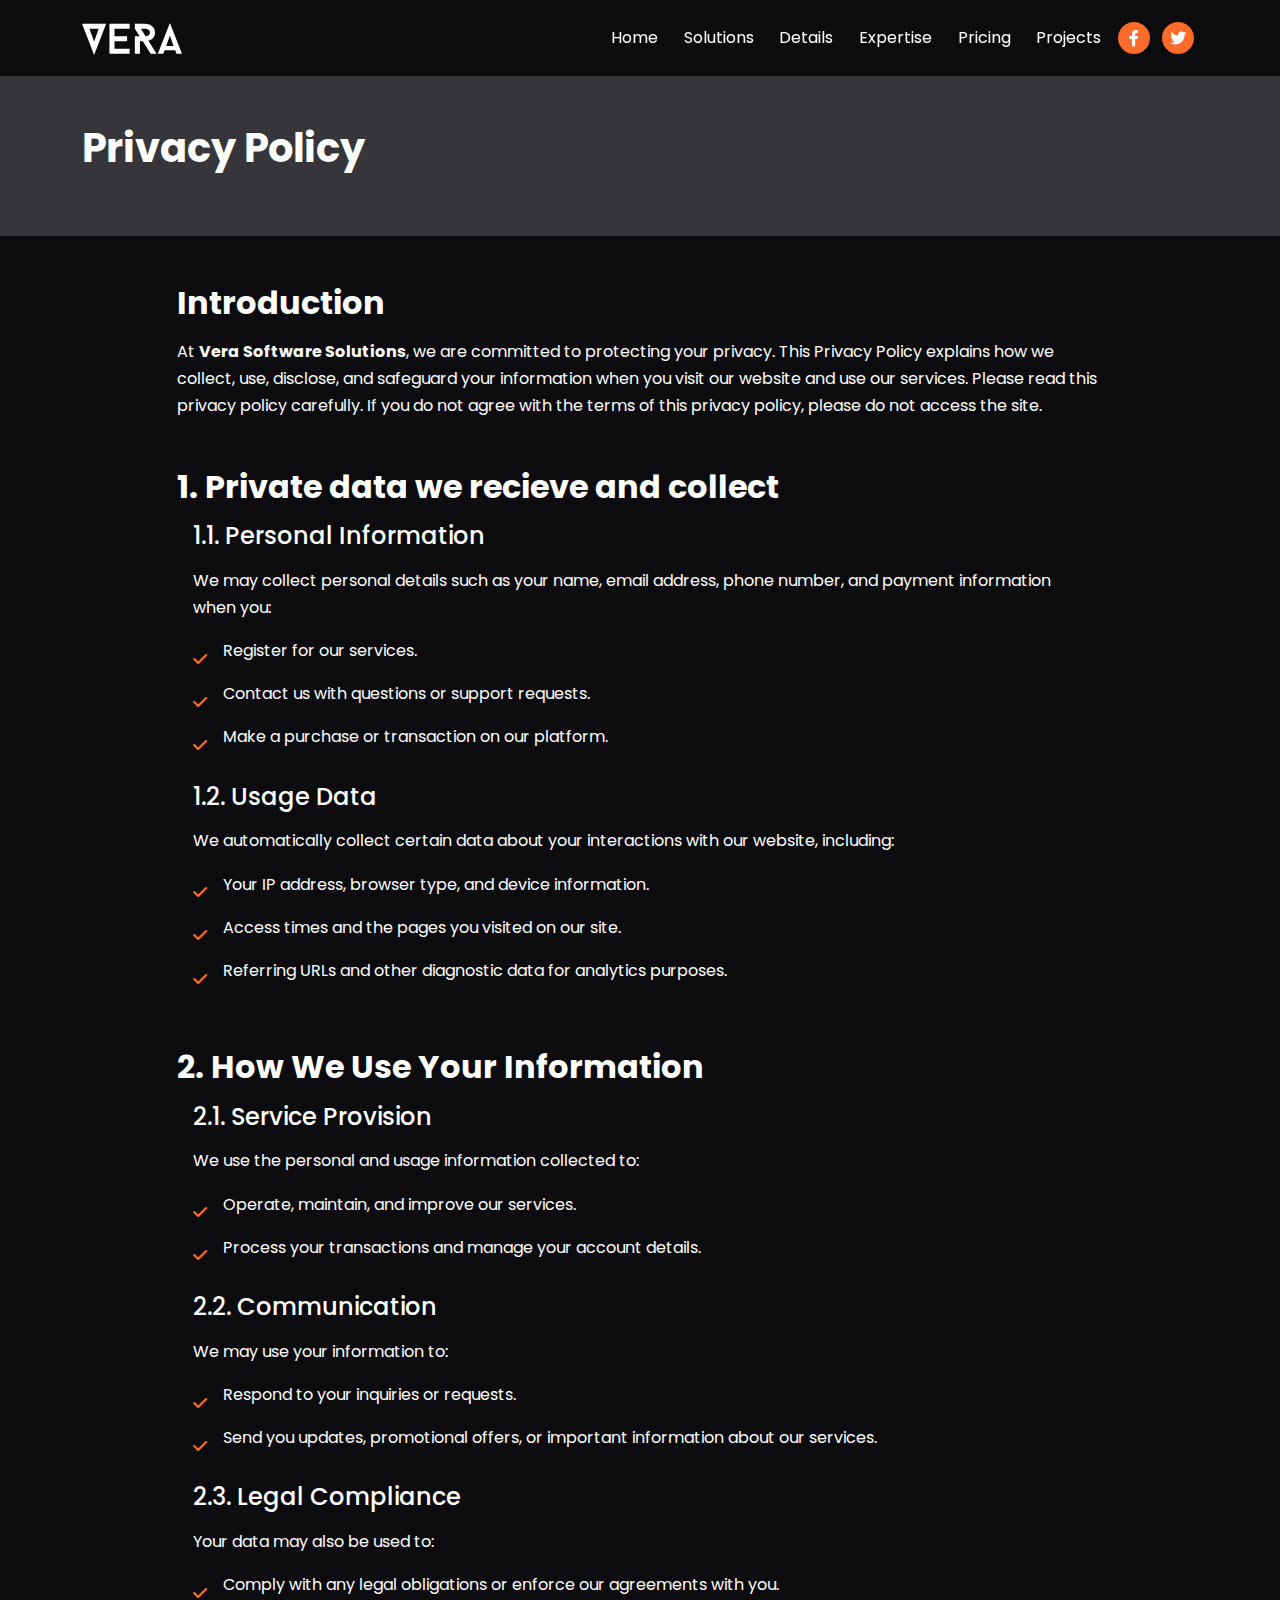
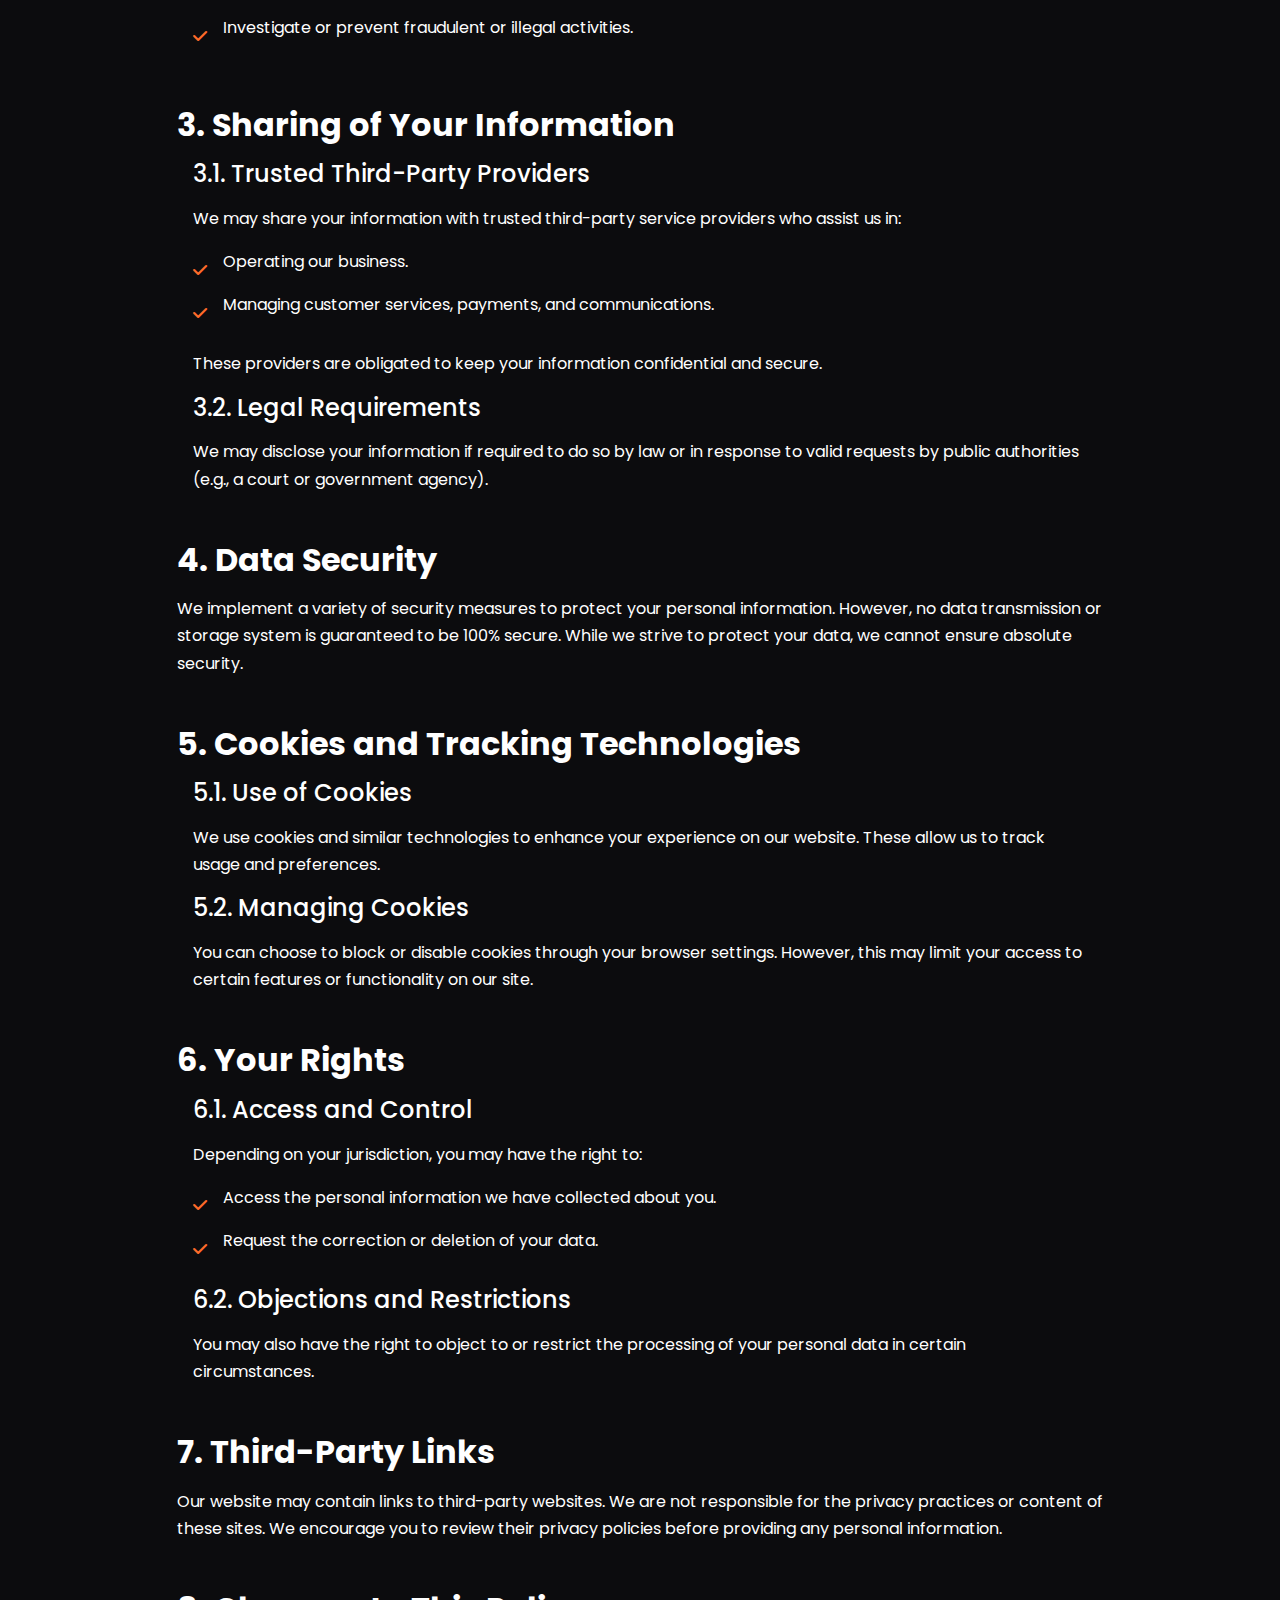
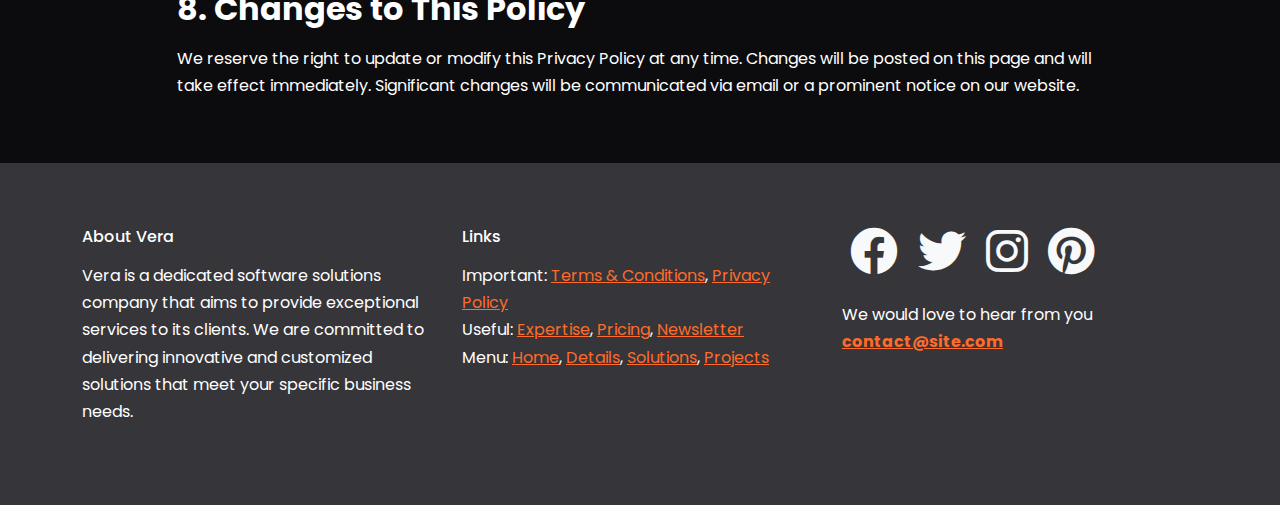
<file: privacy.html>
<!DOCTYPE html>
<html lang="en">
  <head>
    <meta charset="UTF-8" />
    <meta http-equiv="X-UA-Compatible" content="IE=edge" />
    <meta name="viewport" content="width=device-width, initial-scale=1.0" />
    <link rel="preconnect" href="https://fonts.googleapis.com" />
    <link rel="preconnect" href="https://fonts.gstatic.com" crossorigin />
    <link
      href="https://fonts.googleapis.com/css2?family=Poppins:wght@300;400;600;700&display=swap"
      rel="stylesheet"
    />
    <link rel="stylesheet" href="css/font-awesome.css" />
    <link rel="stylesheet" href="css/bootstrap.css" />
    <link rel="stylesheet" href="css/styles.css" />
    <link rel="icon" href="images/favicon.png" />
    <title>Welcome To Vera</title>
  </head>
  <body>
    <nav class="navbar navbar-expand-lg sticky-top navbar-dark">
      <div class="container">
        <a class="navbar-brand" href="index.html">
          <img src="images/logo.svg" alt="" width="100" />
        </a>
        <button
          class="navbar-toggler"
          type="button"
          data-bs-toggle="collapse"
          data-bs-target="#navbarNavDropdown"
          aria-controls="navbarNavDropdown"
          aria-expanded="false"
          aria-label="Toggle navigation"
        >
          <span class="navbar-toggler-icon"></span>
        </button>
        <div class="collapse navbar-collapse" id="navbarNavDropdown">
          <ul class="navbar-nav ms-auto">
            <li class="nav-item">
              <a class="nav-link" aria-current="page" href="index.html">Home</a>
            </li>
            <li class="nav-item">
              <a class="nav-link" href="index.html#solutions">Solutions</a>
            </li>
            <li class="nav-item">
              <a class="nav-link" href="index.html#details">Details</a>
            </li>
            <li class="nav-item">
              <a class="nav-link" href="index.html#expertise">Expertise</a>
            </li>
            <li class="nav-item">
              <a class="nav-link" href="index.html#pricing">Pricing</a>
            </li>
            <li class="nav-item">
              <a class="nav-link" href="index.html#projects">Projects</a>
            </li>
          </ul>
          <span class="nav-item">
            <span class="fa-stack">
              <a href="https://facebook.com" target="_blank">
                <i class="fas fa-circle fa-stack-2x"></i>
                <i class="fab fa-facebook-f fa-stack-1x text-white"></i>
              </a>
            </span>
            <span class="fa-stack">
              <a href="https://twitter.com" target="_blank">
                <i class="fas fa-circle fa-stack-2x"></i>
                <i class="fab fa-twitter fa-stack-1x text-white"></i>
              </a>
            </span>
          </span>
        </div>
      </div>
    </nav>

    <!-- Header -->
    <header class="bg-secondary p-5">
      <div class="container">
        <div class="row">
          <div class="col-12">
            <h1 class="fw-bold">Privacy Policy</h1>
          </div>
        </div>
      </div>
    </header>

    <!-- Page Content -->
    <section class="my-5">
      <div class="container">
        <div class="row">
          <div class="col-lg-10 offset-lg-1">
            <!-- INTRODUCTION -->
            <h2 class="fw-bold">Introduction</h2>
            <p class="mb-5">
              At <strong>Vera Software Solutions</strong>, we are committed to protecting your privacy. 
              This Privacy Policy explains how we collect, use, disclose, and safeguard 
              your information when you visit our website and use our services. Please read 
              this privacy policy carefully. If you do not agree with the terms of this 
              privacy policy, please do not access the site.
            </p>
            <!-- INTRODUCTION -->

            <!-- CLAUSE 1 -->
            <h2 class="fw-bold">1. Private data we recieve and collect</h2>
            <h4 class="mx-3">1.1. Personal Information</h4>
            <p class="mb-3 mx-3">
              We may collect personal details such as your name, email address, phone number, and payment information when you:
            </p>

            <ul class="list-unstyled">
              <li class="d-flex align-items-center">
                <i class="fas fa-check text-primary mx-3"></i>
                <p>Register for our services.</p>
              </li>
              <li class="d-flex align-items-center">
                <i class="fas fa-check text-primary mx-3"></i>
                <p>Contact us with questions or support requests.</p>
              </li>
              <li class="d-flex align-items-center">
                <i class="fas fa-check text-primary mx-3"></i>
                <p>Make a purchase or transaction on our platform.</p>
              </li>
            </ul>

            <h4 class="mx-3">1.2. Usage Data</h4>
            <p class="mb-3 mx-3">
              We automatically collect certain data about your interactions with our website, including:
            </p>

            <ul class="list-unstyled">
              <li class="d-flex align-items-center">
                <i class="fas fa-check text-primary mx-3"></i>
                <p>Your IP address, browser type, and device information.</p>
              </li>
              <li class="d-flex align-items-center">
                <i class="fas fa-check text-primary mx-3"></i>
                <p>Access times and the pages you visited on our site.</p>
              </li>
              <li class="d-flex align-items-center">
                <i class="fas fa-check text-primary mx-3"></i>
                <p>Referring URLs and other diagnostic data for analytics purposes.</p>
              </li>
            </ul>
            <!-- CLAUSE 1 -->

            <!-- CLAUSE 2 -->
            <h2 class="fw-bold mt-5">2. How We Use Your Information</h2>
            <h4 class="mx-3">2.1. Service Provision</h4>
            <p class="mb-3 mx-3">
              We use the personal and usage information collected to:
            </p>

            <ul class="list-unstyled">
              <li class="d-flex align-items-center">
                <i class="fas fa-check text-primary mx-3"></i>
                <p>Operate, maintain, and improve our services.</p>
              </li>
              <li class="d-flex align-items-center">
                <i class="fas fa-check text-primary mx-3"></i>
                <p>Process your transactions and manage your account details.</p>
              </li>
            </ul>

            <h4 class="mx-3">2.2. Communication</h4>
            <p class="mb-3 mx-3">
              We may use your information to:
            </p>

            <ul class="list-unstyled">
              <li class="d-flex align-items-center">
                <i class="fas fa-check text-primary mx-3"></i>
                <p>Respond to your inquiries or requests.</p>
              </li>
              <li class="d-flex align-items-center">
                <i class="fas fa-check text-primary mx-3"></i>
                <p>Send you updates, promotional offers, or important information about our services.</p>
              </li>
            </ul>

            <h4 class="mx-3">2.3. Legal Compliance</h4>
            <p class="mb-3 mx-3">
              Your data may also be used to:
            </p>

            <ul class="list-unstyled">
              <li class="d-flex align-items-center">
                <i class="fas fa-check text-primary mx-3"></i>
                <p>Comply with any legal obligations or enforce our agreements with you.</p>
              </li>
              <li class="d-flex align-items-center">
                <i class="fas fa-check text-primary mx-3"></i>
                <p>Investigate or prevent fraudulent or illegal activities.</p>
              </li>
            </ul>
            <!-- CLAUSE 2 -->

            <!-- CLAUSE 3 -->
            <h2 class="fw-bold mt-5">3. Sharing of Your Information</h2>
            <h4 class="mx-3">3.1. Trusted Third-Party Providers</h4>
            <p class="mb-3 mx-3">
              We may share your information with trusted third-party service providers who assist us in:
            </p>

            <ul class="list-unstyled">
              <li class="d-flex align-items-center">
                <i class="fas fa-check text-primary mx-3"></i>
                <p>Operating our business.</p>
              </li>
              <li class="d-flex align-items-center">
                <i class="fas fa-check text-primary mx-3"></i>
                <p>Managing customer services, payments, and communications.</p>
              </li>
            </ul>

            <p class="mb-3 mx-3">These providers are obligated to keep your information confidential and secure.</p>

            <h4 class="mx-3">3.2. Legal Requirements</h4>
            <p class="mb-3 mx-3">
              We may disclose your information if required to do so by law or in response to valid requests by public authorities (e.g., a court or government agency).
            </p>
            <!-- CLAUSE 3 -->

            <!-- CLAUSE 4 -->
            <h2 class="fw-bold mt-5">4. Data Security</h2>
            <p>
              We implement a variety of security measures to protect your personal information.
               However, no data transmission or storage system is guaranteed to be 100% secure. 
               While we strive to protect your data, we cannot ensure absolute security.
            </p>
            <!-- CLAUSE 4 -->

            <!-- CLAUSE 5 -->
            <h2 class="fw-bold mt-5">5. Cookies and Tracking Technologies</h2>
            <h4 class="mx-3">5.1. Use of Cookies</h4>
            <p class="mb-3 mx-3">
              We use cookies and similar technologies to enhance your experience on our website. These allow us to track usage and preferences.
            </p>
            <h4 class="mx-3">5.2. Managing Cookies</h4>
            <p class="mb-3 mx-3">
              You can choose to block or disable cookies through your browser settings. However, this may limit your access to certain features or functionality on our site.
            </p>
            <!-- CLAUSE 5 -->

            <!-- CLAUSE 6 -->
            <h2 class="fw-bold mt-5">6. Your Rights</h2>
            <h4 class="mx-3">6.1. Access and Control</h4>
            <p class="mb-3 mx-3">
              Depending on your jurisdiction, you may have the right to:
            </p>

            <ul class="list-unstyled">
              <li class="d-flex align-items-center">
                <i class="fas fa-check text-primary mx-3"></i>
                <p>Access the personal information we have collected about you.</p>
              </li>
              <li class="d-flex align-items-center">
                <i class="fas fa-check text-primary mx-3"></i>
                <p>Request the correction or deletion of your data.</p>
              </li>
            </ul>

            <h4 class="mx-3">6.2. Objections and Restrictions</h4>
            <p class="mb-3 mx-3">
              You may also have the right to object to or restrict the processing of your personal data in certain circumstances.
            </p>
            <!-- CLAUSE 6 -->

            <!-- CLAUSE 7 -->
            <h2 class="fw-bold mt-5">7. Third-Party Links</h2>
            <p>
              Our website may contain links to third-party websites. We are not responsible for the privacy practices or content 
              of these sites. We encourage you to review their privacy policies before providing any personal information.
            </p>
            <!-- CLAUSE 7 -->

            <!-- CLAUSE 8 -->
            <h2 class="fw-bold mt-5">8. Changes to This Policy</h2>
            <p>
              We reserve the right to update or modify this Privacy Policy at any time. Changes will be posted on this page and will take 
              effect immediately. Significant changes will be communicated via email or a prominent notice on our website.
            </p>
            <!-- CLAUSE 8 -->
          </div>
        </div>
      </div>
    </section>

    <!-- FOOTER -->
    <!-- Footer Start -->
    <footer class="footer bg-secondary py-5">
      <div class="container">
        <div class="row">
          <div class="col-md-4 my-3">
            <h6>About Vera</h6>
            <p>
              Vera is a dedicated software solutions company that aims to
              provide exceptional services to its clients. We are committed to
              delivering innovative and customized solutions that meet your
              specific business needs.
            </p>
          </div>
          <div class="col-md-4 my-3">
            <h6>Links</h6>
            <ul class="list-unstyled">
              <li>
                Important: <a href="#">Terms & Conditions</a>,
                <a href="privacy.html">Privacy Policy</a>
              </li>
              <li>
                Useful: <a href="index.html#expertise">Expertise</a>,
                <a href="index.html#pricing">Pricing</a>,
                <a href="index.html#newsletter">Newsletter</a>
              </li>
              <li>
                Menu: <a href="index.html">Home</a>,
                <a href="index.html#details">Details</a>,
                <a href="index.html#solutions">Solutions</a>,
                <a href="index.html#projects">Projects</a>
              </li>
            </ul>
          </div>
          <div class="col-md-4 my-3">
            <div class="mb-4">
              <a href="#" class="text-decoration-none">
                <i class="fab fa-facebook fa-3x text-light mx-2"></i>
              </a>
              <a href="#" class="text-decoration-none">
                <i class="fab fa-twitter fa-3x text-light mx-2"></i>
              </a>
              <a href="#" class="text-decoration-none">
                <i class="fab fa-instagram fa-3x text-light mx-2"></i>
              </a>
              <a href="#" class="text-decoration-none">
                <i class="fab fa-pinterest fa-3x text-light mx-2"></i>
              </a>
            </div>
            <p>We would love to hear from you <a href="mailto:contact@site.com"><strong>contact@site.com</strong></a></p>
          </div>
        </div>
      </div>
    </footer>
    <!-- Footer End -->

    <script src="js/replaceme.min.js"></script>
    <script src="js/bootstrap.bundle.min.js"></script>
    <script src="js/script.js"></script>
  </body>
</html>
</file>
<file: css/styles.css>
.header {
  background: linear-gradient(rgba(0, 0, 0, 0.2), rgba(0, 0, 0, 0.9)), url("../images/header-background.jpg") left center no-repeat;
  background-size: cover;
  height: 600px;
}

.navbar {
  transition: all 0.5s ease-in-out;
}

.navbar-sticky {
  opacity: 0.8;
}

.vertical-decoration {
  top: 12%;
  width: 23px;
}

.details .vertical-decoration {
  top: 0;
  left: 0;
  width: 23px;
}

.details-2 .vertical-decoration {
  top: 0;
  right: 0;
  width: 23px;
}

.hr-heading {
  display: inline-block;
  width: 3.5rem;
  height: 0.125rem;
  margin-top: 0.625rem;
  border: none;
  background-color: var(--bs-primary);
  opacity: 1;
}

.video-play-button {
  position: absolute;
  z-index: 2;
  top: 50%;
  left: 50%;
  transform: translateX(-50%) translateY(-50%);
  width: 32px;
  height: 44px;
  border-radius: 50%;
  display: block;
  box-sizing: content-box;
  padding: 1.125rem 1.25rem 1.125rem 1.75rem;
  cursor: pointer;
}

.video-play-button:before {
  content: "";
  position: absolute;
  z-index: 0;
  top: 50%;
  left: 50%;
  transform: translateX(-50%) translateY(-50%);
  width: 76px;
  height: 76px;
  border-radius: 50%;
  display: block;
  background: var(--bs-primary);
  cursor: pointer;
  animation: pulse-border 1500ms ease-in-out infinite;
}

.video-play-button:after {
  content: "";
  position: absolute;
  z-index: 1;
  top: 50%;
  left: 50%;
  transform: translateX(-50%) translateY(-50%);
  width: 70px;
  height: 70px;
  border-radius: 50%;
  display: block;
  background: var(--bs-primary);
  cursor: pointer;
  transition: all 200ms;
}

.video-play-button span {
  position: relative;
  display: block;
  z-index: 3;
  top: 6px;
  left: 1px;
  width: 0;
  height: 0;
  border-left: 26px solid white;
  border-top: 16px solid transparent;
  border-bottom: 16px solid transparent;
}

@keyframes pulse-border {
  0% {
    transform: translateX(-50%) translateY(-50%) translateZ(0) scale(1);
    opacity: 1;
  }
  100% {
    transform: translateX(-50%) translateY(-50%) translateZ(0) scale(1.5);
    opacity: 0;
  }
}
@media (max-width: 992px) {
  .display-3 {
    font-size: 50px;
  }
  .header {
    background: linear-gradient(rgba(0, 0, 0, 0.2), rgba(0, 0, 0, 0.9)), url("../images/header-background.jpg") center center no-repeat;
  }
  .lead {
    font-size: 16px;
  }
  .video-points {
    text-align: center;
  }
}
@media (max-width: 769px) {
  .header {
    text-align: center;
    background: linear-gradient(rgba(0, 0, 0, 0.2), rgba(0, 0, 0, 0.9)), url("../images/header-background.jpg") center center no-repeat;
  }
}
</file>
